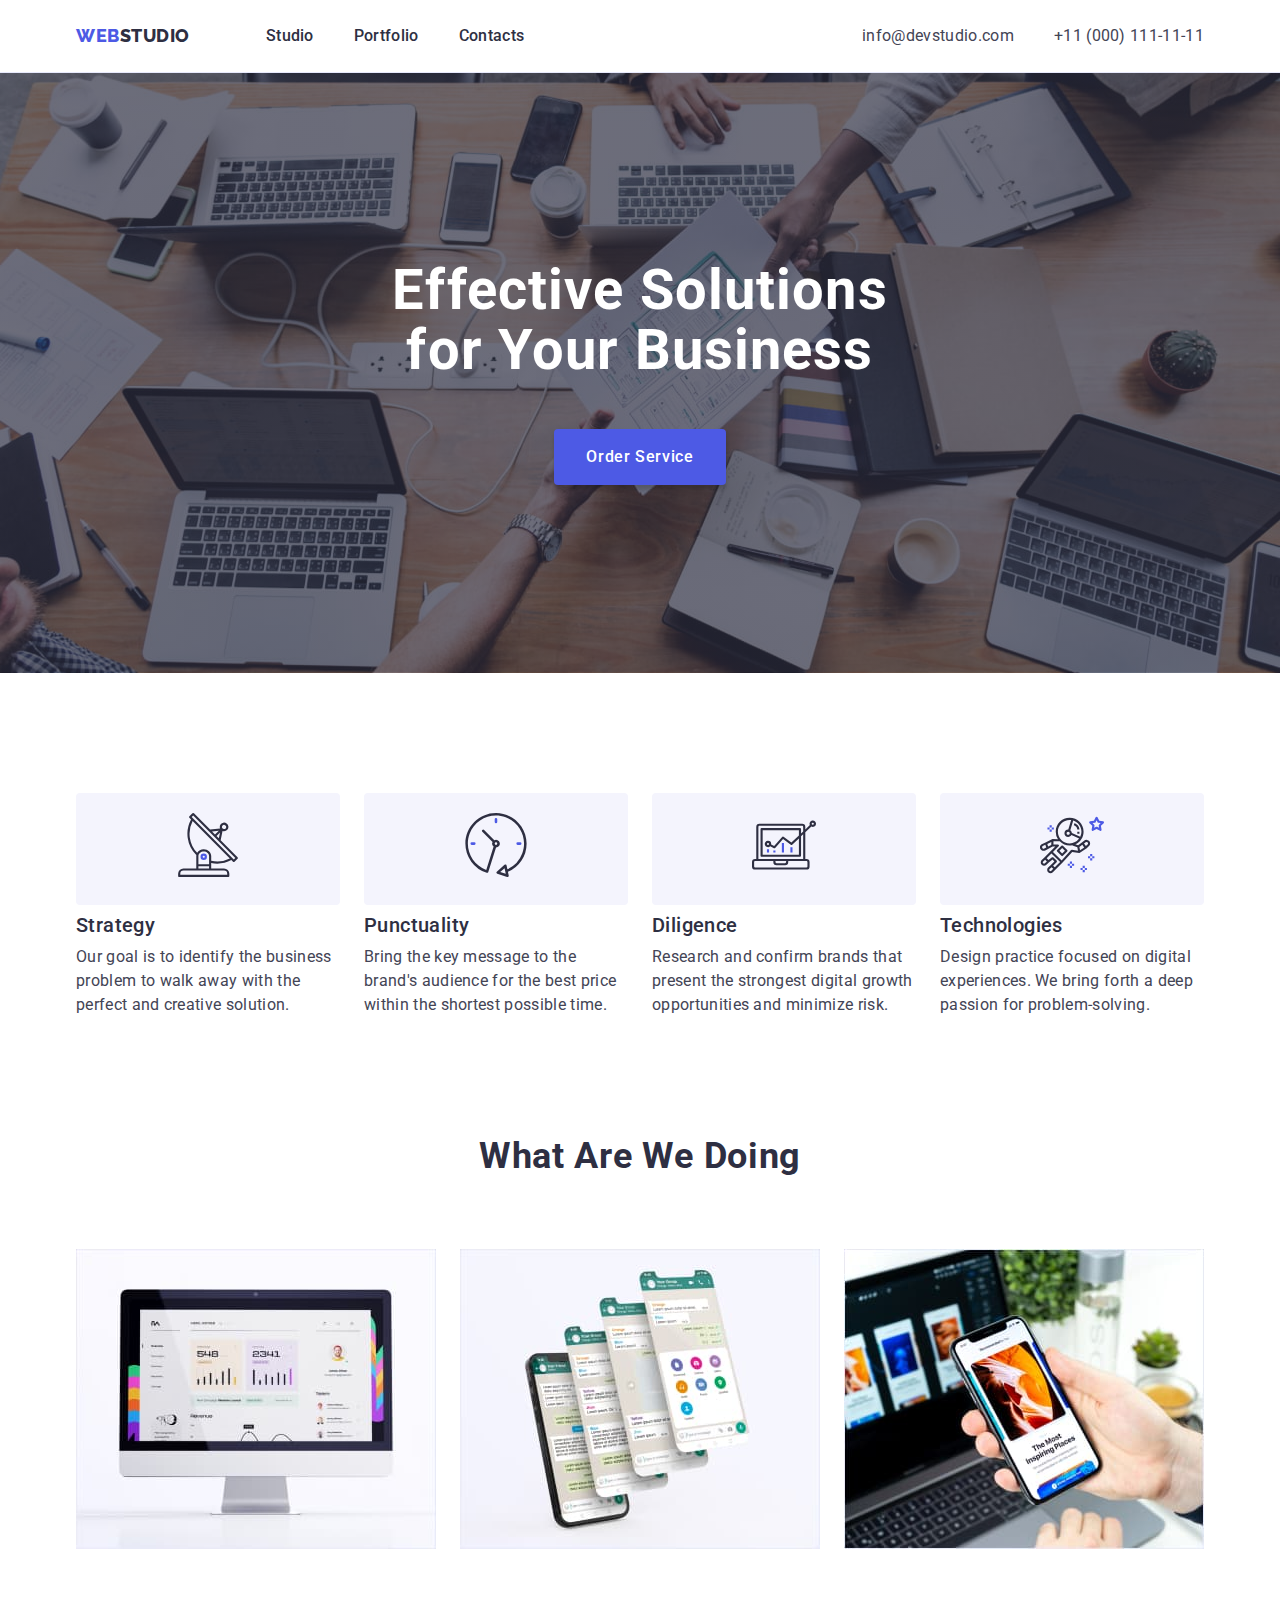
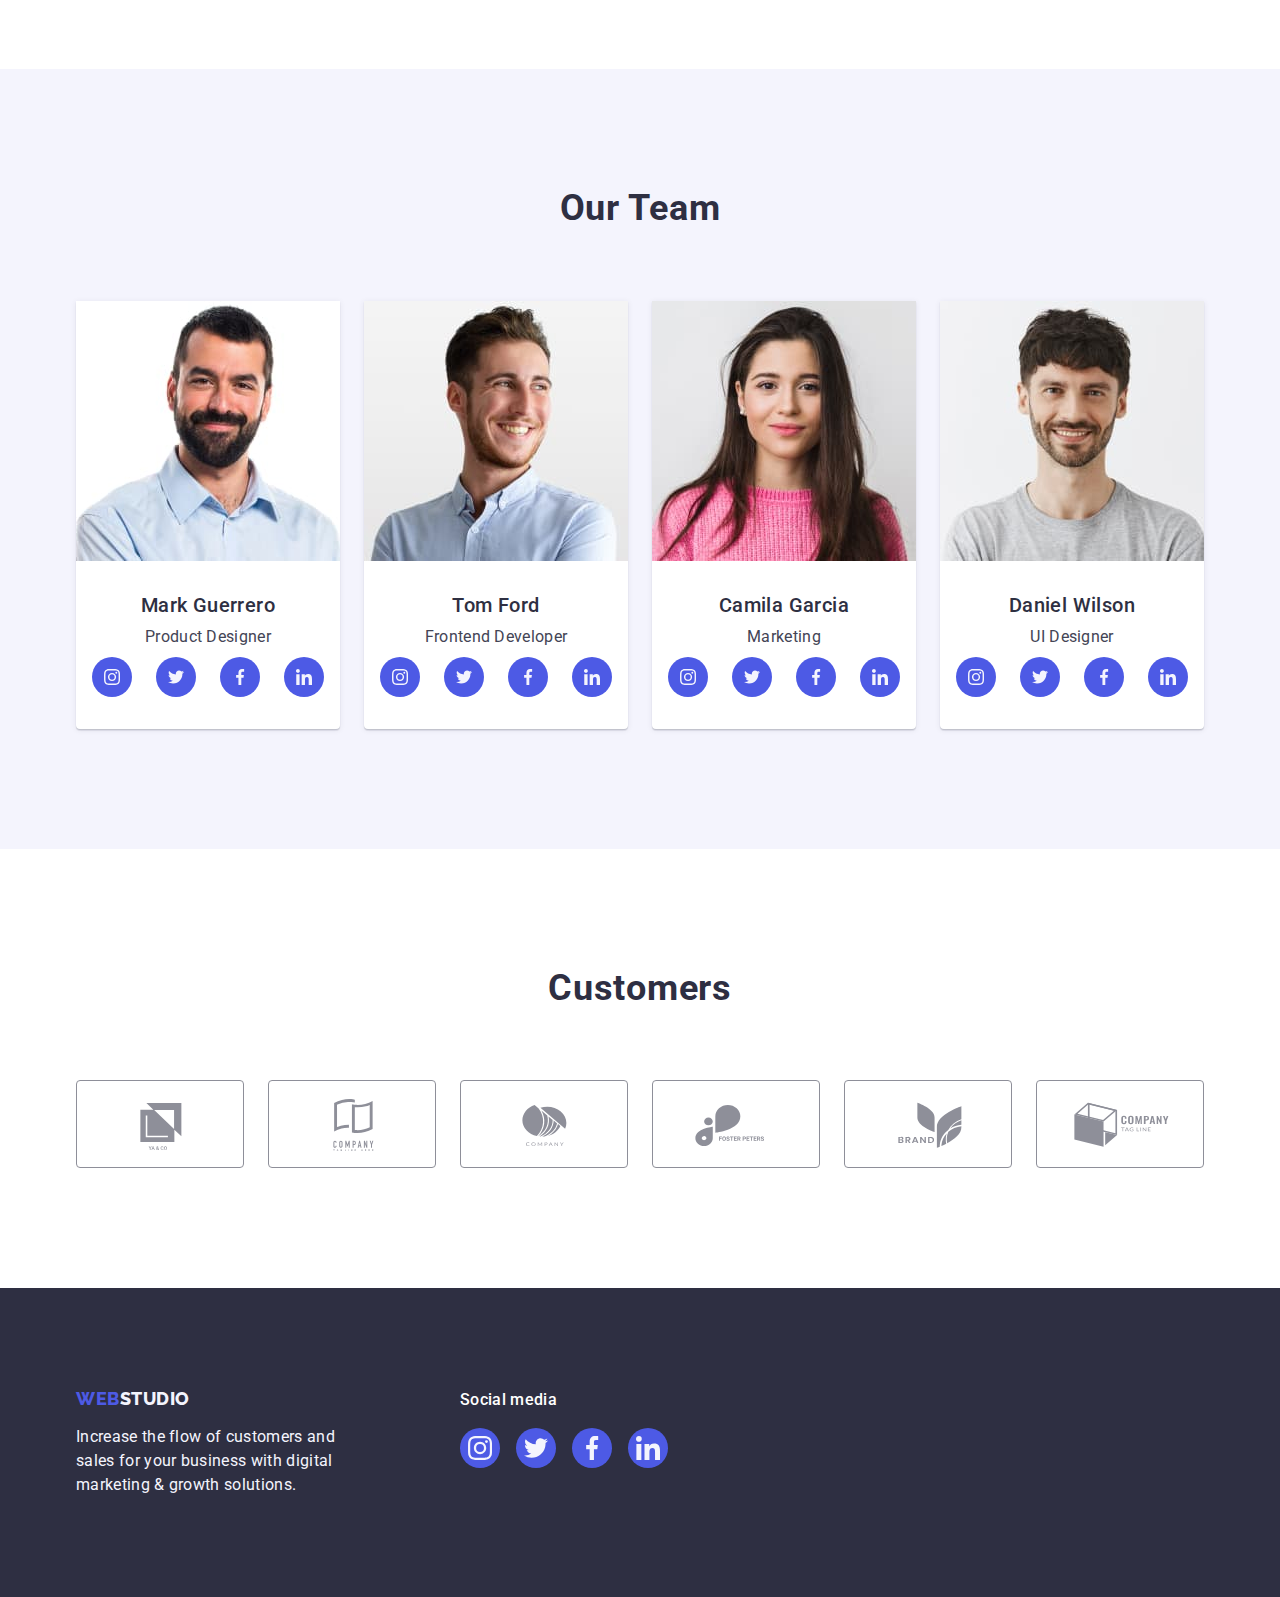
<file: index.html>
<!DOCTYPE html>
<html lang="en">
  <head>
    <meta charset="UTF-8" />
    <meta http-equiv="X-UA-Compatible" content="IE=edge" />
    <meta name="viewport" content="width=device-width, initial-scale=1.0" />
    <title>WebStudio</title>
    <link rel="preconnect" href="https://fonts.googleapis.com" />
    <link rel="preconnect" href="https://fonts.gstatic.com" crossorigin />
    <link
      href="https://fonts.googleapis.com/css2?family=Raleway:wght@800&family=Roboto:wght@400;500;700;900&display=swap"
      rel="stylesheet"
    />
    <link
      rel="stylesheet"
      href="https://cdnjs.cloudflare.com/ajax/libs/modern-normalize/1.1.0/modern-normalize.min.css"
    />
    <link rel="stylesheet" href="./css/styles.css" />
  </head>
  <body>
    <!-- header -->
    <header class="header">
      <!-- navigatoin -->
      <div class="container header-container">
        <nav class="navigation">
          <a class="logo link" href="./index.html"
            >Web<span class="logo-name-two-part">Studio</span>
          </a>
          <ul class="list menu">
            <li><a class="link menu-item" href="./index.html">Studio</a></li>
            <li>
              <a class="link menu-item" href="./portfolio.html">Portfolio</a>
            </li>
            <li><a class="link menu-item" href="">Contacts</a></li>
          </ul>
        </nav>
        <!-- address -->
        <address class="address">
          <ul class="list address-menu">
            <li>
              <a class="link address-menu-item" href="mailto:info@devstudio.com"
                >info@devstudio.com</a
              >
            </li>
            <li>
              <a class="link address-menu-item" href="tel:+110001111111"
                >+11 (000) 111-11-11</a
              >
            </li>
          </ul>
        </address>
      </div>
    </header>
    <main>
      <!-- selection hero -->

      <section class="hero section">
        <div class="container">
          <h1 class="hero-name">Effective Solutions for Your Business</h1>
          <button class="modal-button" type="button">Order Service</button>
        </div>
      </section>

      <!-- section two -->
      <!-- company characteristics -->

      <section class="company-characteristics section">
        <div class="container">
          <h2 class="subtitle-second visually-hidden">
            Company characteristics
          </h2>
          <ul class="list menu-characteristics">
            <li class="menu-item-characteristics">
              <div class="pictures"  > 
                  <svg class="characteristic-pictures" width="64" height="64">
                <use href="./images/icons.svg#icon-antenna-1"></use>
              </svg></div>
                            <h3 class="subtitle-three">Strategy</h3>
              <p class="description">
                Our goal is to identify the business problem to walk away with
                the perfect and creative solution.
              </p>
            </li>
            <li class="menu-item-characteristics">
              <div class="pictures" ><svg class="characteristic-pictures" width="64" height="64">
                <use href="./images/icons.svg#icon-clock-2"></use>
              </svg>
            </div>
              
              <h3 class="subtitle-three">Punctuality</h3>
              <p class="description">
                Bring the key message to the brand's audience for the best price
                within the shortest possible time.
              </p>
            </li>
            <li class="menu-item-characteristics">
              <div class="pictures" ><svg class="characteristic-pictures" width="64" height="64">
                <use href="./images/icons.svg#icon-diagram-3"></use>
              </svg></div>
              
              <h3 class="subtitle-three">Diligence</h3>
              <p class="description">
                Research and confirm brands that present the strongest digital
                growth opportunities and minimize risk.
              </p>
            </li>
            <li class="menu-item-characteristics">
              <div class="pictures" ><svg class="characteristic-pictures" width="64" height="64">
                <use href="./images/icons.svg#icon-astronaut-4"></use>
              </svg>
            </div>
              
              <h3 class="subtitle-three">Technologies</h3>
              <p class="description">
                Design practice focused on digital experiences. We bring forth a
                deep passion for problem-solving.
              </p>
            </li>
          </ul>
        </div>
      </section>
      <!-- selecrion three -->

      <section class="what-we-are-doing section">
        <div class="container">
          <h2 class="subtitle-second">What are we doing</h2>
          <ul class="list menu-what-we-are-doing">
            <li class="menu-item-what-we-are-doing">
              <img
                src="./images/what-we-are-doing/computer.jpg"
                alt="computer"
                width="360"
                height="300"
              />
            </li>
            <li class="menu-item-what-we-are-doing">
              <img
                src="./images/what-we-are-doing/tabs.jpg"
                alt="open aplication on the phone"
                width="360"
                height="300"
              />
            </li>
            <li class="menu-item-what-we-are-doing">
              <img
                src="./images/what-we-are-doing/telephone.jpg"
                alt="computer and phone"
                width="360"
                height="300"
              />
            </li>
          </ul>
        </div>
      </section>

      <!-- selectiom four -->

      <section class="our-team section">
        <div class="container">
          <h2 class="subtitle-second">Our Team</h2>
          <ul class="list our-team-menu card-set-menu card-set-menu">
            <li class="our-team-menu-item card-set-item">
              <img
                src="./images/our-team/mark.jpg"
                alt="man"
                width="264"
                height="260"
              />
              <div class="description-cards">
                <h3 class="subtitle-three subtitle-three-section-four">
                  Mark Guerrero
                </h3>
                <p class="description description-team">Product Designer</p>
                <ul class="menu-social list">
                  <li class="menu-social-item ">
                    <a
                      class="social-link link"
                      href=""
                      target="_blank"
                      rel="noopener noreferrer"
                      aria-label="icon-instagram"
                    >
                    <svg class="cosial-pictures" width="16" height="16">
                      <use href="./images/icons.svg#icon-instagram-1"></use></svg>
                    </a>
                    
                  </li>
                  <li class="menu-social-item ">
                    <a
                      class="social-link link"
                      href=""
                      target="_blank"
                      rel="noopener noreferrer"
                      aria-label="icon-twitter"
                    >
                    <svg class="cosial-pictures" width="16" height="16">
                      <use href="./images/icons.svg#icon-twitter-2"></use>
                    </svg>
                  </a>
                  </li>
                  <li class="menu-social-item ">
                    <a
                      class="social-link link"
                      href=""
                      target="_blank"
                      rel="noopener noreferrer"
                      aria-label="icon-facebook"
                    >
                    <svg class="cosial-pictures" width="16" height="16">
                      <use href="./images/icons.svg#icon-facebook-3"></use>
                    </svg></a>
                  </li>
                  <li class="menu-social-item ">
                    <a
                      class="social-link link"
                      href=""
                      target="_blank"
                      rel="noopener noreferrer"
                      aria-label="icon-linkedin"
                    >
                    <svg class="cosial-pictures" width="16" height="16">
                      <use href="./images/icons.svg#icon-linkedin-4"></use>
                    </svg></a>
                  </li>
                </ul>
              </div>
            </li>
            <li class="our-team-menu-item card-set-item">
              <img
                src="./images/our-team/tom.jpg"
                alt="man"
                width="264"
                height="260"
              />
              <div class="description-cards">
                <h3 class="subtitle-three subtitle-three-section-four">
                  Tom Ford
                </h3>
                <p class="description description-team">Frontend Developer</p>
                <ul class="menu-social list">
                  <li class="menu-social-item ">
                    <a
                      class="social-link link"
                      href=""
                      target="_blank"
                      rel="noopener noreferrer"
                      aria-label="con-instagram"
                    >
                    <svg class="cosial-pictures" width="16" height="16">
                      <use href="./images/icons.svg#icon-instagram-1"></use>
                    </svg></a>
                  </li>
                  <li class="menu-social-item ">
                    <a
                      class="social-link link"
                      href=""
                      target="_blank"
                      rel="noopener noreferrer"
                      aria-label="icon-twitter"
                    >
                    <svg class="cosial-pictures" width="16" height="16">
                      <use href="./images/icons.svg#icon-twitter-2"></use>
                    </svg></a>
                  </li>
                  <li class="menu-social-item ">
                    <a
                      class="social-link link"
                      href=""
                      target="_blank"
                      rel="noopener noreferrer"
                      aria-label="icon-facebook"
                    >
                    <svg class="cosial-pictures" width="16" height="16">
                      <use href="./images/icons.svg#icon-facebook-3"></use>
                    </svg></a>
                  </li>
                  <li class="menu-social-item ">
                    <a
                      class="social-link link"
                      href=""
                      target="_blank"
                      rel="noopener noreferrer"
                      aria-label="icon-linkedin"
                    >
                    <svg class="cosial-pictures" width="16" height="16">
                      <use href="./images/icons.svg#icon-linkedin-4"></use>
                    </svg></a>
                  </li>
                </ul>
              </div>
            </li>
            <li class="our-team-menu-item card-set-item">
              <img
                src="./images/our-team/camila.jpg"
                alt="woman"
                width="264"
                height="260"
              />
              <div class="description-cards">
                <h3 class="subtitle-three subtitle-three-section-four">
                  Camila Garcia
                </h3>
                <p class="description description-team">Marketing</p>
                <ul class="menu-social list">
                  <li class="menu-social-item ">
                    <a
                      class="social-link link"
                      href=""
                      target="_blank"
                      rel="noopener noreferrer"
                      aria-label="icon-instagram"
                    >
                    <svg class="cosial-pictures" width="16" height="16">
                      <use href="./images/icons.svg#icon-instagram-1"></use>
                    </svg></a>
                  </li>
                  <li class="menu-social-item ">
                    <a
                      class="social-link link"
                      href=""
                      target="_blank"
                      rel="noopener noreferrer"
                      aria-label="icon-twitter"
                    >
                    <svg class="cosial-pictures" width="16" height="16">
                      <use href="./images/icons.svg#icon-twitter-2"></use>
                    </svg></a>
                  </li>
                  <li class="menu-social-item ">
                    <a
                      class="social-link link"
                      href=""
                      target="_blank"
                      rel="noopener noreferrer"
                      aria-label="icon-facebook"
                    >
                    <svg class="cosial-pictures" width="16" height="16">
                      <use href="./images/icons.svg#icon-facebook-3"></use>
                    </svg></a>
                  </li>
                  <li class="menu-social-item list">
                    <a
                      class="social-link link"
                      href=""
                      target="_blank"
                      rel="noopener noreferrer"
                      aria-label="icon-linkedin"
                    >
                    <svg class="cosial-pictures" width="16" height="16">
                      <use href="./images/icons.svg#icon-linkedin-4"></use>
                    </svg></a>
                  </li>
                </ul>
              </div>
            </li>
            <li class="our-team-menu-item card-set-item">
              <img
                src="./images/our-team/daniel.jpg"
                alt="man"
                width="264"
                height="260"
              />
              <div class="description-cards">
                <h3 class="subtitle-three subtitle-three-section-four">
                  Daniel Wilson
                </h3>
                <p class="description description-team">UI Designer</p>
                <ul class="menu-social list">
                  <li class="menu-social-item list">
                    <a
                      class="social-link link"
                      href=""
                      target="_blank"
                      rel="noopener noreferrer"
                      aria-label="icon-instagram"
                    >
                    <svg class="cosial-pictures" width="16" height="16">
                      <use href="./images/icons.svg#icon-instagram-1"></use>
                    </svg></a>
                  </li>
                  <li class="menu-social-item list">
                    <a
                      class="social-link link"
                      href=""
                      target="_blank"
                      rel="noopener noreferrer"
                      aria-label="icon-twitter"
                    >
                    <svg class="cosial-pictures" width="16" height="16">
                      <use href="./images/icons.svg#icon-twitter-2"></use>
                    </svg></a>
                  </li>
                  <li class="menu-social-item list">
                    <a
                      class="social-link link"
                      href=""
                      target="_blank"
                      rel="noopener noreferrer"
                      aria-label="icon-facebook"
                    >
                    <svg class="cosial-pictures" width="16" height="16">
                      <use href="./images/icons.svg#icon-facebook-3"></use>
                    </svg></a>
                  </li>
                  <li class="menu-social-item list">
                    <a
                      class="social-link link"
                      href=""
                      target="_blank"
                      rel="noopener noreferrer"
                      aria-label="icon-linkedin"
                    >
                    <svg class="cosial-pictures" width="16" height="16">
                      <use href="./images/icons.svg#icon-linkedin-4"></use>
                    </svg></a>
                  </li>
                </ul>
              </div>
            </li>
          </ul>
        </div>
      </section>
      <!--********************** section five *************************************-->
      <section class="customers">
        <div class="container">
        <h2 class="subtitle-second subtitle-customers">Customers</h2>
        <!--************* Sprite svg ***********-->
        <ul class="customers-menu list">
          <li class="customers-menu-item list">
            <a class="customers-link" href="" 
            target="_blank"
                      rel="noopener noreferrer"
                      aria-label="company-ya-co">
            <svg class="customers-logos" width="104" height="56">
              <use href="./images/icons.svg#icon-Logo"></use>
            </svg></a>
          </li>
          <li class="customers-menu-item list">
            <a class="customers-link" href="" 
            target="_blank"
                      rel="noopener noreferrer"
                      aria-label="company-tagline-here">
            <svg class="customers-logos" width="104" height="56">
              <use href="./images/icons.svg#icon-Logo-1"></use>
            </svg></a>
          </li>
          <li class="customers-menu-item list">
            <a class="customers-link" href="" 
            target="_blank"
                      rel="noopener noreferrer"
                      aria-label="company">
            <svg class="customers-logos" width="104" height="56">
              <use href="./images/icons.svg#icon-Logo-2"></use>
            </svg></a>
          </li>
          <li class="customers-menu-item list">
            <a class="customers-link" href="" 
            target="_blank"
                      rel="noopener noreferrer"
                      aria-label="company-foster-peters">
            <svg class="customers-logos" width="104" height="56">
              <use href="./images/icons.svg#icon-Logo-3"></use>
            </svg></a>
          </li>
          <li class="customers-menu-item list">
            <a class="customers-link" href="" 
            target="_blank"
                      rel="noopener noreferrer"
                      aria-label="company-brand">
            <svg class="customers-logos" width="104" height="56">
              <use href="./images/icons.svg#icon-Logo-4"></use>
            </svg></a>
          </li>
          <li class="customers-menu-item list">
            <a class="customers-link" href="" 
            target="_blank"
                      rel="noopener noreferrer"
                      aria-label="company-tag-line">
            <svg class="customers-logos" width="104" height="56">
              <use href="./images/icons.svg#icon-Logo-5"></use>
            </svg></a>
          </li>
        </ul>
      </div>
      </section>
    </main>

    <footer class="footer">
      <div class="container footer-container">
        <div class="footer-container-left" >
        <a class="link logo logo-footer" href="./index.html"
          >Web<span class="logo-name-two-part-down">Studio</span>
        </a>
        <p class="description description-footer">
          Increase the flow of customers and sales for your business with
          digital marketing & growth solutions.
        </p>
      </div>
      <div class="social-container">
        <p class="description-social">Social media</p>
        <ul class="menu-social menu-socisl-footer list">
          <li class="menu-social-item list footer-social">
            <a
              class="social-link social-link-footer link"
              href=""
              target="_blank"
              rel="noopener noreferrer"
              aria-label="icon-instagram"
            >
            <svg class="cosial-pictures" width="24" height="24">
              <use href="./images/icons.svg#icon-instagram-1"></use></svg>
            </a>
            
          </li>
          <li class="menu-social-item list footer-social">
            <a
              class="social-link social-link-footer link"
              href=""
              target="_blank"
              rel="noopener noreferrer"
              aria-label="icon-twitter"
            >
            <svg class="cosial-pictures" width="24" height="24">
              <use href="./images/icons.svg#icon-twitter-2"></use>
            </svg>
          </a>
          </li>
          <li class="menu-social-item list footer-social">
            <a
              class="social-link social-link-footer link"
              href=""
              target="_blank"
              rel="noopener noreferrer"
              aria-label="icon-facebook"
            >
            <svg class="cosial-pictures" width="24" height="24">
              <use href="./images/icons.svg#icon-facebook-3"></use>
            </svg></a>
          </li>
          <li class="menu-social-item list footer-social">
            <a
              class="social-link social-link-footer link"
              href=""
              target="_blank"
              rel="noopener noreferrer"
              aria-label="icon-linkedin"
            >
            <svg class="cosial-pictures" width="24" height="24">
              <use href="./images/icons.svg#icon-linkedin-4"></use>
            </svg></a>
          </li>
        </ul>
      </div>
    </div>
    </footer>
  </body>
</html>
</file>
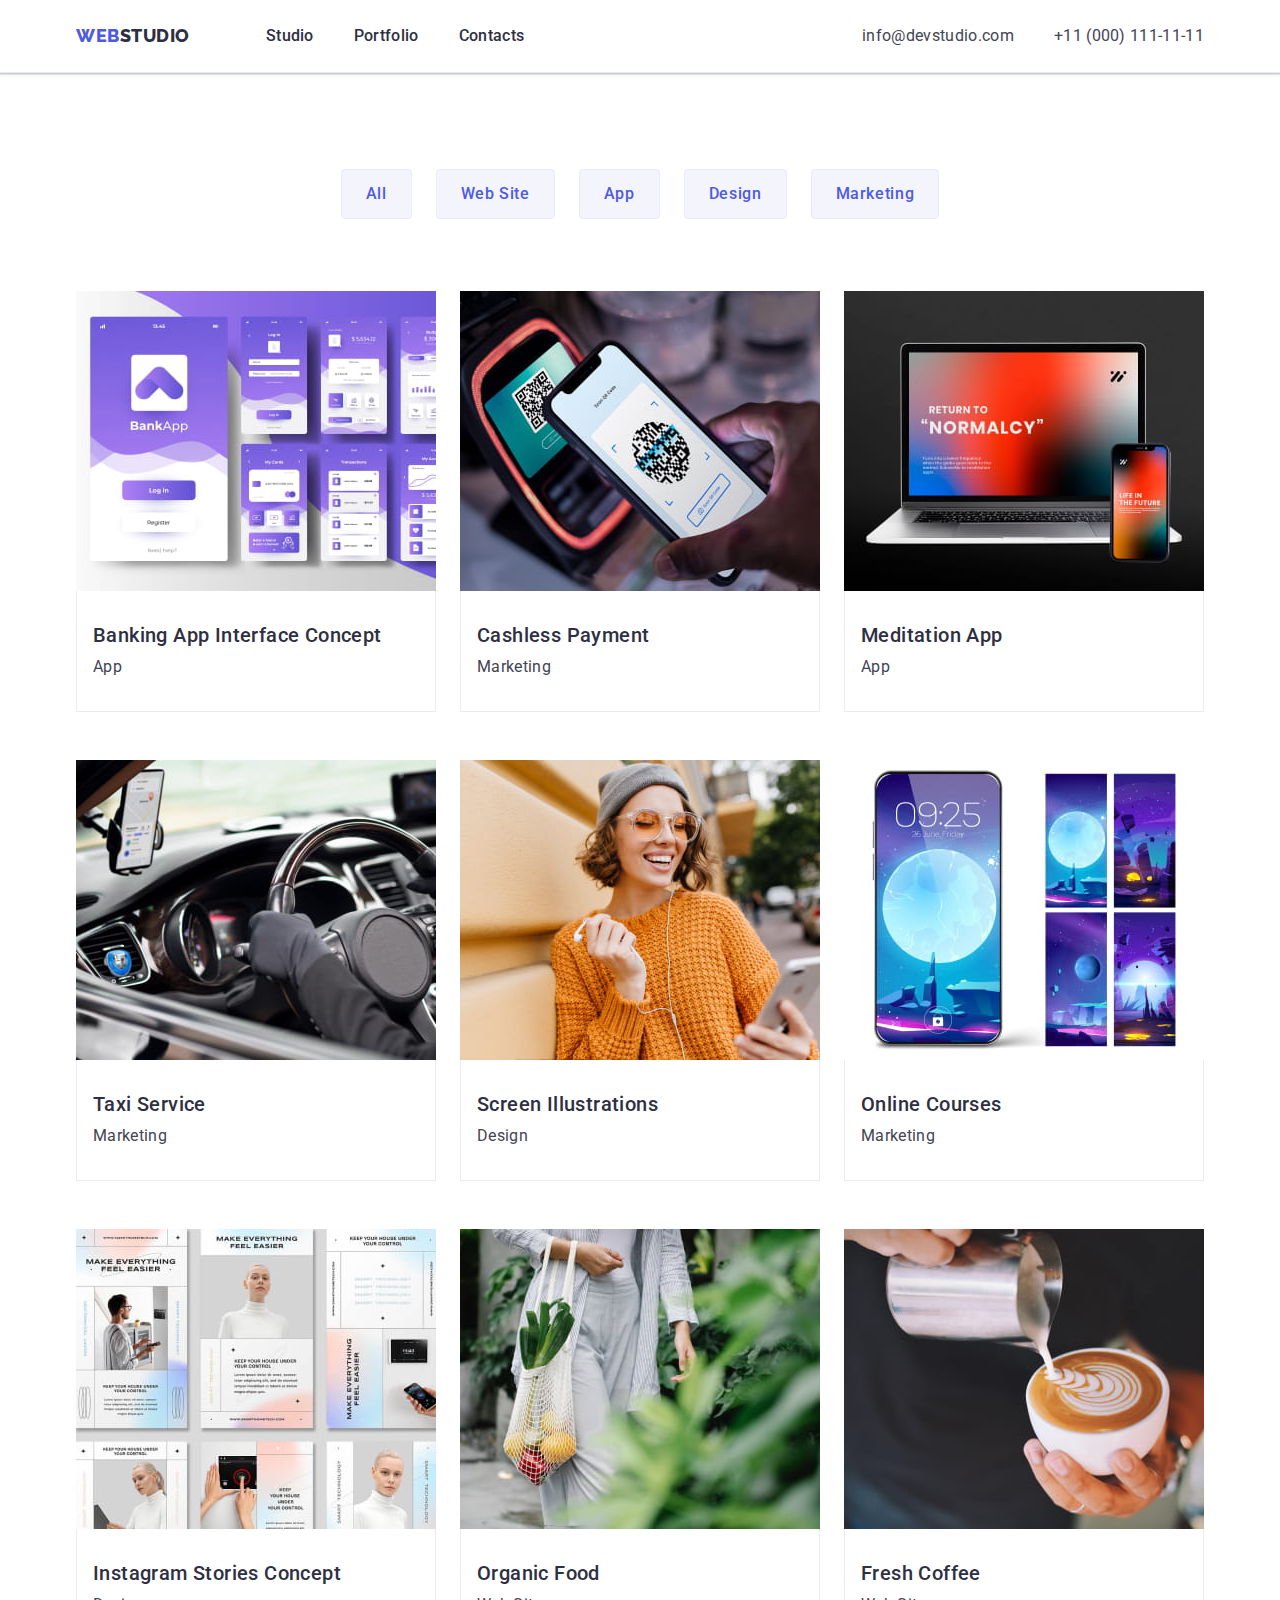
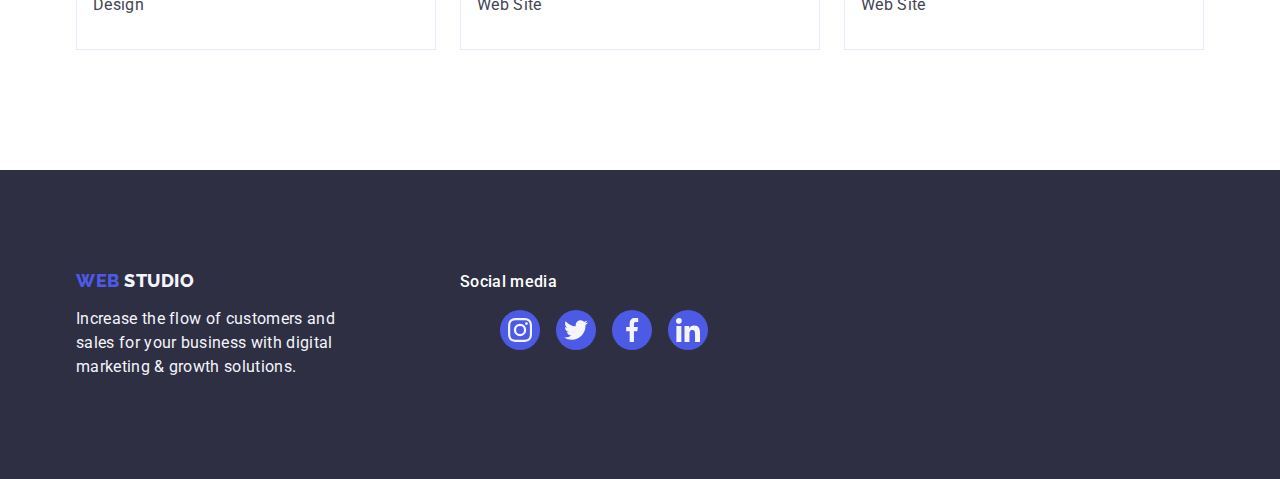
<file: portfolio.html>
<!DOCTYPE html>
<html lang="en">
  <head>
    <meta charset="UTF-8" />
    <meta http-equiv="X-UA-Compatible" content="IE=edge" />
    <meta name="viewport" content="width=device-width, initial-scale=1.0" />
    <title>Portfolio</title>
     <link rel="preconnect" href="https://fonts.googleapis.com" />
    <link rel="preconnect" href="https://fonts.gstatic.com" crossorigin />
        <link
      href="https://fonts.googleapis.com/css2?family=Raleway:wght@800&family=Roboto:wght@400;500;700;900&display=swap"
      rel="stylesheet"
    />
    <link
      rel="stylesheet"
      href="https://cdnjs.cloudflare.com/ajax/libs/modern-normalize/1.1.0/modern-normalize.min.css"
    />
     <link rel="stylesheet" href="./css/styles.css" />
  </head>
  <body>
    <!-- header -->

    <header class="header">
      <div class="container header-container">
        <nav class="navigation">
          <a class="logo link" href="./index.html"
            >Web <span class="logo-name-two-part">Studio</span>
          </a>
          <ul class="list menu">
            <li><a class="link menu-item" href="./index.html">Studio</a></li>
            <li>
              <a class="link menu-item" href="./portfolio.html">Portfolio</a>
            </li>
            <li><a class="link menu-item" href="">Contacts</a></li>
          </ul>
        </nav>
        <address class="address">
          <ul class="list address-menu">
            <li>
              <a class="link address-menu-item" href="mailto:info@devstudio.com"
                >info@devstudio.com</a
              >
            </li>
            <li>
              <a class="link address-menu-item" href="tel:+110001111111"
                >+11 (000) 111-11-11</a
              >
            </li>
          </ul>
        </address>
      </div>
    </header>

    <!-- main content -->
    <main>
      <!-- what we can to do -->

      <section class="only-one section" >
        <div class="container">
          <h1 class="subtitle-one visually-hidden" >What we can to do</h1>
          <ul class="list menu-button">
            <li><button class="menu-button-item" type="button">All</button></li>
            <li>
              <button class="menu-button-item" type="button">Web Site</button>
            </li>
            <li><button class="menu-button-item" type="button">App</button></li>
            <li>
              <button class="menu-button-item" type="button">Design</button>
            </li>
            <li>
              <button class="menu-button-item" type="button">Marketing</button>
            </li>
          </ul>
          <!-- list one  -->
          <ul class="list card-set-menu portfolio-menu">
            <li class="card-set-item portfolio-item">
              <a class="link portfolio-link" href="./portfolio.html"
                ><img
                  src="./images/list-one/banking-app.jpg"
                  alt="banking-app"
                  width="360"
                  height="300"
                />
             
              <div class=" portfolio-cards">
                <h2 class="subtitle-two">Banking App Interface Concept</h2>
                <p class="description">App</p>
              </div>
            </a>
            </li>
            <li class="card-set-item portfolio-item">
              <a class="link portfolio-link" href="./portfolio.html"
                ><img
                  src="./images/list-one/cashless-payment.jpg"
                  alt="mobil phone and terminal"
                  width="360"
                  height="300"
                />
              
              <div class=" portfolio-cards">
                <h2 class="subtitle-two">Cashless Payment</h2>
                <p class="description">Marketing</p>
              </div>
            </a>
            </li>
            <li class="card-set-item portfolio-item">
              <a class="link portfolio-link" href="./portfolio.html"
                ><img
                  src="./images/list-one/meditation-app.jpg"
                  alt="computer and phone"
                  width="360"
                  height="300"
                />
              
              <div class=" portfolio-cards">
                <h2 class="subtitle-two">Meditation App</h2>
                <p class="description">App</p>
              </div>
            </a>
            </li>
            <!-- list two -->
            <li class="card-set-item portfolio-item">
              <a class="link portfolio-link" href="./portfolio.html"
                ><img
                  src="./images/list-two/taxi-service.jpg"
                  alt="taxi"
                  width="360"
                  height="300"
                />
              
              <div class=" portfolio-cards">
                <h2 class="subtitle-two">Taxi Service</h2>
                <p class="description">Marketing</p>
              </div>
            </a>
            </li>
            <li class="card-set-item portfolio-item">
              <a class="link portfolio-link" href="./portfolio.html"
                ><img
                  src="./images/list-two/screen-illustrations.jpg"
                  alt="mobil phone"
                  width="360"
                  height="300"
                />
              
              <div class=" portfolio-cards">
                <h2 class="subtitle-two">Screen Illustrations</h2>
                <p class="description">Design</p>
              </div>
            </a>
            </li>
            <li class="card-set-item portfolio-item">
              <a class="link portfolio-link" href="./portfolio.html"
                ><img
                  src="./images/list-two/online-courses.jpg"
                  alt="woman with phonewidtn "
                  width="360"
                  height="300"
                />
              
              <div class=" portfolio-cards">
                <h2 class="subtitle-two">Online Courses</h2>
                <p class="description">Marketing</p>
              </div>
            </a>
            </li>
            <!-- list three -->
           <li class="card-set-item portfolio-item">
              <a class="link portfolio-link" href="./portfolio.html"
                ><img
                  src="./images/list-three/instagram-stories-concept.jpg"
                  alt="insta stories"
                  width="360"
                  height="300"
                />
            
              <div class=" portfolio-cards">
                <h2 class="subtitle-two">Instagram Stories Concept</h2>
                <p class="description">Design</p>
              </div>
            </a>
            </li>
            <li class="card-set-item portfolio-item">
              <a class="link portfolio-link" href="./portfolio.html"
                ><img
                  src="./images/list-three/organic-food.jpg"
                  alt="woman with food"
                  width="360"
                  height="300"
                />
              
              <div class=" portfolio-cards">
                <h2 class="subtitle-two">Organic Food</h2>
                <p class="description">Web Site</p>
              </div>
            </a>
            </li>

            <li class="card-set-item portfolio-item">
              <a class="link portfolio-link" href="./portfolio.html"
                ><img
                  src="./images/list-three/fresh-coffee.jpg"
                  alt=" cup of cofee"
                  width="360"
                  height="300"
                />
              
              <div class=" portfolio-cards">
                <h2 class="subtitle-two">Fresh Coffee</h2>
                <p class="description">Web Site</p>
              </div>
            </a>
                        </li>
          </ul>
        </div>
      </section>
    </main>
    <!-- footer -->

    <footer class="footer">
      <div class="container footer-container">
        <div class="footer-container-left">
        <a class="link logo logo-footer" href="./index.html"
          >Web <span class="logo-name-two-part-down">Studio</span>
        </a>
        <p class="description description-footer">
          Increase the flow of customers and sales for your business with
          digital marketing & growth solutions.
        </p>
      </div>
        <div class="social-container">
          <p class="description-social">Social media</p>
          <ul class="menu-social menu-socisl-footer">
            <li class="menu-social-item list footer-social">
              <a
                class="social-link social-link-footer link"
                href=""
                target="_blank"
                rel="noopener noreferrer"
                aria-label="icon-instagram"
              >
              <svg class="cosial-pictures" width="24" height="24">
                <use href="./images/icons.svg#icon-instagram-1"></use></svg>
              </a>
              
            </li>
            <li class="menu-social-item list footer-social">
              <a
                class="social-link social-link-footer link"
                href=""
                target="_blank"
                rel="noopener noreferrer"
                aria-label="icon-twitter"
              >
              <svg class="cosial-pictures" width="24" height="24">
                <use href="./images/icons.svg#icon-twitter-2"></use>
              </svg>
            </a>
            </li>
            <li class="menu-social-item list footer-social">
              <a
                class="social-link social-link-footer link"
                href=""
                target="_blank"
                rel="noopener noreferrer"
                aria-label="icon-facebook"
              >
              <svg class="cosial-pictures" width="24" height="24">
                <use href="./images/icons.svg#icon-facebook-3"></use>
              </svg></a>
            </li>
            <li class="menu-social-item list footer-social">
              <a
                class="social-link social-link-footer link"
                href=""
                target="_blank"
                rel="noopener noreferrer"
                aria-label="icon-linkedin"
              >
              <svg class="cosial-pictures" width="24" height="24">
                <use href="./images/icons.svg#icon-linkedin-4"></use>
              </svg></a>
            </li>
          </ul>
        </div>
            </div>
    </footer>
  </body>
</html>
</file>
<file: css/styles.css>
:root {
  --primary-font: "Roboto", sans-serif;
  --primary-color: #434455;
  --accent-color: #404bbf;
  --background-color-site: #ffffff;
  --logo-color-part-one: #4d5ae5;
  --logo-color-part-two-top: #2e2f42;
  --logo-color-part-two-down: #f4f4fd;
  --background-color-hero-section: #2e2f42;
  --buttom-portfolio-text-color: #4d5ae5;
  --buttom-portfolio-background-color: #f4f4fd;
  --border-buttoms-color: #e7e9fc;
  --customers-color :#8E8F99;
  --indent: 24px;
  --item: 3;
}
body {
  font-family: var(--primary-font);
  color: var(--primary-color);
  background-color: var(--background-color-site);
}
h1,
h2,
h3,
h4,
h5,
h6,
p {
  margin: 0;
}
img {
  display: block;
}
.list {
  list-style: none;
  padding: 0;
  margin: 0;
}

.link {
  text-decoration: none;
}
/********************************************************** components ****************************************************/

.card-set-menu {
  display: flex;
  flex-wrap: wrap;
  gap: var(--indent);
}
.card-set-item {
  flex-basis: calc((100%- var(--indent) * var(--item)-1) / (var(--item)));
}

.container {
  width: 1158px;
  padding-right: 15px;
  padding-left: 15px;
  margin: 0 auto;
}

.subtitle-second {
  font-weight: 700;
  font-size: 36px;
  line-height: 1.11;
  text-align: center;
  letter-spacing: 0.02em;
  text-transform: capitalize;
  color: var(--logo-color-part-two-top);
  margin-bottom: 72px;
}
.subtitle-three {
  font-weight: 500;
  font-size: 20px;
  line-height: 1.2;
  letter-spacing: 0.02em;
  color: var(--logo-color-part-two-top);
  margin-bottom: 8px;
}
.description {
  font-weight: 400;
  font-size: 16px;
  line-height: 1.5;
  letter-spacing: 0.02em;
  color: var(--primary-color);
}
.visually-hidden {
  position: absolute;
  width: 1px;
  height: 1px;
  margin: -1px;
  border: 0;
  padding: 0;
  white-space: nowrap;
  clip-path: inset(100%);
  clip: rect(0 0 0 0);
  overflow: hidden;
}

/* ********************************************************header ******************************************************/
.header {
  background: #ffffff;
  border-bottom: 1px solid #e7e9fc;
  box-shadow: 0px 2px 1px rgba(46, 47, 66, 0.08),
    0px 1px 1px rgba(46, 47, 66, 0.16), 0px 1px 6px rgba(46, 47, 66, 0.08);
}
.header-container {
  display: flex;
  align-items: center;
}

.logo {
  font-family: "Raleway", sans-serif;
  font-weight: 800;
  font-size: 18px;
  line-height: 1.17;
   letter-spacing: 0.03em;
  text-transform: uppercase;
  color: var(--logo-color-part-one);
}
.logo-name-two-part {
  color: var(--logo-color-part-two-top);
}

.logo {
  display: flex;
  align-items: center;
  margin-right: 76px;
}

.navigation {
  display: flex;
  align-items: center;
  margin-right: auto;
}
.menu {
  display: flex;
  align-items: center;
  gap: 40px;
}
.menu-item {
  font-weight: 500;
  font-style: normal;
  font-size: 16px;
  line-height: 1.5;
  letter-spacing: 0.02em;
  color: var(--background-color-hero-section);
  padding-top: 24px;
  padding-bottom: 24px;
  display: block;
}
.menu-item:hover,
.menu-item:focus {
  color: var(--accent-color);
}

.address {
  font-style: normal;
}

.address-menu-item {
  font-weight: 400;
  font-size: 16px;
  line-height: 1.5;
  letter-spacing: 0.02em;
  color: var(--primary-color);
}
.address-menu-item:hover,
.address-menu-item:focus {
  color: var(--accent-color);
}
.address-menu {
  display: flex;
  align-items: center;
  gap: 40px;
}

/* **********************************************************main *****************************************************/
/* **********************************************************hero**************************************************** */
.hero {
  text-align: center;
  padding-top: 188px;
  padding-bottom: 188px;
  background-color: #2e2f42b2;
  background-image: linear-gradient(
      rgba(46, 47, 66, 0.7),
      rgba(46, 47, 66, 0.7)
    ),
    url(../images/hero-section/people-office.jpg);
  background-repeat: no-repeat;
  background-position: center;
  background-size: cover;
   margin-left: auto;
  margin-right: auto;
  max-width: 1440px;
}

.hero-name {
  font-weight: 700;
  font-size: 56px;
  line-height: 1.07;
  letter-spacing: 0.02em;
  color: var(--background-color-site);
  margin-top: 0;
  margin-bottom: 48px;
  max-width: 496px;
  margin-left: auto;
  margin-right: auto;
}
.modal-button {
  font-family: var(--primary-font);
  font-weight: 500;
  font-size: 16px;
  line-height: 1.5;
  letter-spacing: 0.04em;
  color: var(--background-color-site);
  background-color: var(--buttom-portfolio-text-color);
  cursor: pointer;
  min-width: 169px;
  min-height: 56px;
  border-radius: 4px;
  padding: 16px 32px;
  height: 56px;
  border: none;
  display: block;
  margin-left: auto;
  margin-right: auto;
  box-shadow: 0px 4px 4px rgba(0, 0, 0, 0.15);
}
.modal-button:hover,
.modal-button:focus {
  background-color: var(--accent-color);
}
/****************************************************section two***********************************************/
.company-characteristics {
  padding-top: 120px;
  padding-bottom: 120px;
}
.menu-characteristics {
  display: flex;
  gap: var(--indent);
}
.menu-item-characteristics {
  width: 264px;
}
.characteristic-pictures {
  margin-bottom: 8px;
}
.pictures{
  display: flex;
  justify-content: center;
  align-items: center;
  background: var(--buttom-portfolio-background-color);
border-radius: 4px;
width: 264px;
height: 112px;
margin-bottom: 8px;
}
/**************************** section thre*************************************************************/
.what-we-are-doing {
  padding-bottom: 120px;
}
.menu-what-we-are-doing {
  display: flex;
  align-items: center;
  gap: 24px;
}
/* ***********************************************section four *********************************************************/
.our-team {
  background-color: var(--logo-color-part-two-down);
  padding-top: 120px;
  padding-bottom: 120px;
}
.our-team-menu {
  display: flex;
  align-items: center;
}
.our-team-menu-item {
  width: 264px;
  border-radius: 0px 0px 4px 4px;
  box-shadow: 0px 1px 6px rgba(46, 47, 66, 0.08),
    0px 1px 1px rgba(46, 47, 66, 0.16), 0px 2px 1px rgba(46, 47, 66, 0.08);
}
.our-team-img {
  margin-bottom: 32px;
}
.description-cards {
  padding-top: 32px;
  padding-bottom: 32px;
  
}
.description-team {
  text-align: center;
  margin-bottom: 8px;
}
.subtitle-three-section-four {
  text-align: center;
}
.menu-social {
  display: flex;
  justify-content: center;
  align-items: center;
  gap: 24px;
  
}
.social-link{
  display: flex;
  justify-content: center;
  align-items: center;
  width: 40px;
  height: 40px;
  background-color: var(--buttom-portfolio-text-color);
  border-radius: 50%;
  
}
.social-link:hover,
.social-link:focus{
  background-color: var(--accent-color);
}

.cosial-pictures{
  fill: var(--logo-color-part-two-down);
}
/* *************************************************section five******************************************************* */
.subtitle-customers{
  line-height: 1.1;
}
.customers {
  padding-top: 120px;
  padding-bottom: 120px;
}
.customers-logo {
  fill: #8e8f99;
}
.subtitle-customers {
  margin-bottom: 72px;
}
.customers-menu {
  display: flex;
  justify-content: center;
  align-items: center;
  gap: 24px;
 
border-radius: 80%;
margin: auto;
}
.customers-link{
  display: flex;
  justify-content: center;
  align-items: center;
  width: 168px;
height: 88px;
border: 1px solid #8E8F99;
border-radius: 4px;
color:var(--customers-color);

}
.customers-link:hover,
.customers-link:focus{
  color: var(--accent-color);

}

.customers-logos{
  fill: #8E8F99;
}
.customers-link:hover .customers-logos,
.customers-link:focus .customers-logos{
  fill: var(--accent-color);
  }
  .customers-link:hover,
  .customers-link:focus{
    border-color: var(--accent-color);
  }
/* *********************************************************footer *****************************************************/
.footer {
  background-color: var(--background-color-hero-section);
  padding-top: 100px;
  padding-bottom: 100px;
}
.description-footer {
  color: var(--logo-color-part-two-down);
  width: 264px;
}
.logo-name-two-part-down {
  color: var(--logo-color-part-two-down);
}
.our-team-menu-item {
  background-color: var(--background-color-site);
}
.logo-footer {
  margin-bottom: 16px;
  display: inline-block;
  margin-right: auto;
}
.social-subtitle{
  color: var(--background-color-site);
  margin-bottom: 16px;
}
.social-link-footer:hover,
.social-link-footer:focus{
 background-color: #31D0AA;
}
   
  .menu-socisl-footer{
    gap: 16px;
    margin-top: auto;
    margin-bottom: auto;
  }
  .description-social{
font-weight: 500;
font-size: 16px;
line-height: 1.5;
letter-spacing: 0.02em;
color: var(--background-color-site);
margin-bottom: 16px;
text-align: left;

  }

.footer-container{
  display: flex;
    align-items: baseline;
       margin-left: auto;
       margin-right: auto;
}
.footer-container-left{
margin-right: 120px;
}


/* *****************************************************page portfilio**************************************** */
/****************************************** main ***************************************************************** */
.only-one {
  padding-top: 96px;
  padding-bottom: 120px;
}
.menu-button {
  display: flex;
  justify-content: center;
  min-width: 568px;
  margin-left: auto;
  margin-right: auto;
  gap: 24px;
  margin-bottom: 72px;
}
.menu-button-item {
  font-family: var(--primary-font);
  font-weight: 500;
  font-size: 16px;
  line-height: 1.5;
  text-align: center;
  letter-spacing: 0.04em;
  cursor: pointer;
  color: var(--buttom-portfolio-text-color);
  background-color: var(--buttom-portfolio-background-color);
  border-radius: 4px;
  padding: 12px 24px;
  border: 1px solid var(--border-buttoms-color);
  
}

.menu-button-item:hover,
.menu-button-item:focus {
  color: var(--background-color-site);
  background: var(--accent-color);
  border: 1px solid var(--border-buttoms-color);
  border: 1px solid transparent;
  box-shadow: 0px 3px 1px rgba(0, 0, 0, 0.1), 0px 2px 1px rgba(0, 0, 0, 0.08),
    0px 2px 2px rgba(0, 0, 0, 0.12);
}
.subtitle-two {
  font-weight: 500;
  font-size: 20px;
  line-height: 24px;
  letter-spacing: 0.02em;
  color: #2e2f42;
  margin-bottom: 8px;
}
.portfolio-menu {
  row-gap: 48px;
}
.portfolio-item {
  border-top: none;
}
.portfolio-link{
  display: block;
}
.portfolio-link:hover,
.portfolio-link:focus{
  box-shadow: 0px 1px 6px rgba(46, 47, 66, 0.08),
    0px 1px 1px rgba(46, 47, 66, 0.16), 0px 2px 1px rgba(46, 47, 66, 0.08);
}

.portfolio-cards {
  padding-top: 32px;
  padding-bottom: 32px;
  padding-left: 16px;
  padding-right: 16px;
  border: 1px solid var(--border-buttoms-color);
  border-top: none;
}
</file>
